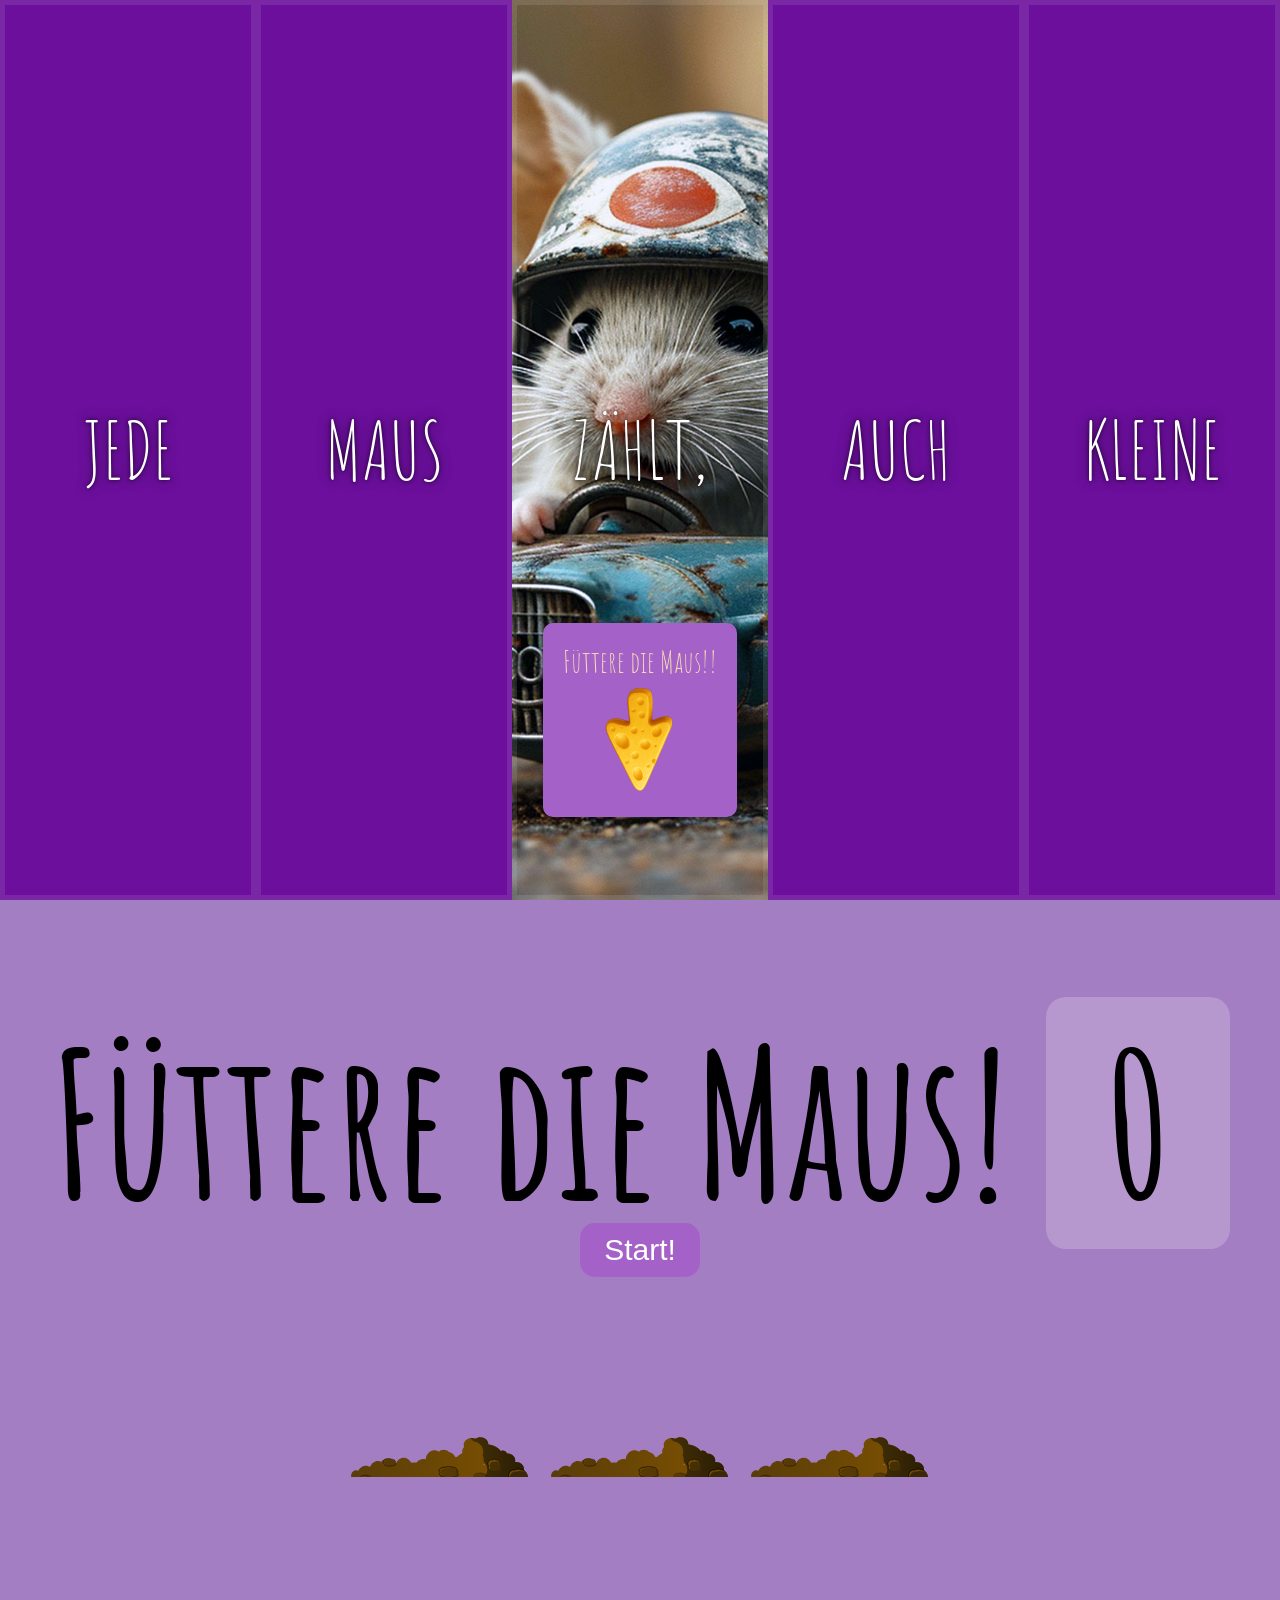
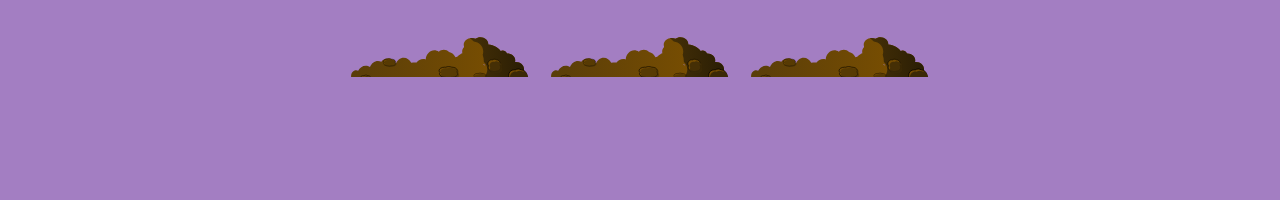
<file: index.html>
<!DOCTYPE html>
<html lang="en">
<head>
  <meta charset="UTF-8">
  <title>Flex Panels 💪</title>
  <link href='https://fonts.googleapis.com/css?family=Amatic+SC' rel='stylesheet' type='text/css'>
  <link rel="icon" href="https://fav.farm/✅" />
  <link rel="stylesheet" href="style.css">
  <script src="script.js" defer></script>
</head>
<body>

  <div class="panels">
    <div class="zum-spiel-trigger"><a href="#finde-maus">
      Füttere die Maus!!<img src="img/cheese-arrow.png">
    </a></div>

    <div class="panel panel1">
      <p></p>
      <p>Jede</p>
      <p></p>
    </div>
    <div class="panel panel2">
      <p></p>
      <p>Maus</p>
      <p></p>
    </div>
    <div class="panel panel3">
      <p></p>
      <p>zählt,</p>
      <p></p>
    </div>
    <div class="panel panel4">
      <p></p>
      <p>auch</p>
      <p></p>
    </div>
    <div class="panel panel5">
      <p></p>
      <p>kleine</p>
      <p></p>
    </div>
  </div>
  

<div class="mouse-spiel" id="finde-maus">
<div><h1>Füttere die Maus! <span class="score">0</span></h1></div>
<button class="start-spiel" onClick="startGame()">Start!</button>

<div class="game">
  <div class="hole hole1">
    <div class="mole"></div>
  </div>
  <div class="hole hole2">
    <div class="mole"></div>
  </div>
  <div class="hole hole3">
    <div class="mole"></div>
  </div>
  <div class="hole hole4">
    <div class="mole"></div>
  </div>
  <div class="hole hole5">
    <div class="mole"></div>
  </div>
  <div class="hole hole6">
    <div class="mole"></div>
  </div>
</div>
</div>

</body>
</html>
</file>
<file: style.css>
html {
  box-sizing: border-box;
  font-size: 20px;
  background: #a37ec2;
  font-family: 'helvetica neue';
  scroll-behavior: smooth;
  user-select: none;
}

*, *:before, *:after {
  box-sizing: inherit;
}

body {
  padding: 0;
  margin: 0;
  font-family: 'Amatic SC', cursive;
}

h1 {
  text-align: center;
  font-size: 10rem;
  line-height: 1;
  margin-bottom: 0;
  margin-top: 0;
}

.score {
  background: rgba(255,255,255,0.2);
  padding: 0 3rem;
  line-height: 1;
  border-radius: 1rem;
}

.game {
  width: 600px;
  height: 400px;
  display: flex;
  flex-wrap: wrap;
  margin: 0 auto;
}

.start-spiel {
  background-color:#a461c7;
  width: 120px;
  padding: 10px 20px;
  color: #fff;
  margin: 0 auto;
  border: 0;
  font-size: 1.5rem;
  border-radius: 15px;
  cursor: pointer;
}

.start-spiel:active {
  background-color:#157ea7;
  transform: translateY(2px);
}

.zum-spiel-trigger a {
  display: flex;
  flex-direction: column;
  align-items: center;
  position: absolute;
  color: wheat;
  font-size: 30px;
  top: 80%;
  left: 50%;
  transform: translate(-50%, -50%);
  background-color: #a461c7;
  padding: 20px;
  border-radius: 10px;
  text-decoration: none;
}

.zum-spiel-trigger img {
  width: 100px;
  transition: transform 0.6s ease;
}

.zum-spiel-trigger img:hover {
  transform: rotate(360deg);
}

.mouse-spiel {
  height: 100vh;
}

#finde-maus {
  display: flex;
  flex-direction: column;
  justify-content: center;
}

.hole {
  flex: 1 0 33.33%;
  overflow: hidden;
  position: relative;
}

.hole:after {
  display: block;
  background: url(dirt.svg) bottom center no-repeat;
  background-size: contain;
  content: '';
  width: 100%;
  height:70px;
  position: absolute;
  z-index: 2;
  bottom: -30px;
}

.mole {
  background: url('mole.svg') bottom center no-repeat;
  background-size: 60%;
  position: absolute;
  top: 100%;
  width: 100%;
  height: 100%;
  transition:all 0.4s;
}

.hole.up .mole {
  top: 0;
}

.game.active {
  cursor: url('img/seed.png'), auto;
}

    .panels {
      min-height: 100vh;
      overflow: hidden;
      display: flex;
    }

    .panel {
      background: #6B0F9C;
      box-shadow: inset 0 0 0 5px rgba(255,255,255,0.1);
      color: white;
      text-align: center;
      align-items: center;
      /* Safari transitionend event.propertyName === flex */
      /* Chrome + FF transitionend event.propertyName === flex-grow */
      transition:
        font-size 0.7s cubic-bezier(0.61,-0.19, 0.7,-0.11),
        flex 0.7s cubic-bezier(0.61,-0.19, 0.7,-0.11),
        background 0.2s;
      font-size: 20px;
      background-size: cover;
      background-position: center;
      flex: 1;
      justify-content: center;
      display: flex;
      flex-direction: column;
    }

    .panel1 { background-image:url(https://source.unsplash.com/gYl-UtwNg_I/1500x1500); }
    .panel2 { background-image:url(https://source.unsplash.com/rFKUFzjPYiQ/1500x1500); }
    .panel3 { background-image:url(img/maus-auto.jpg); }
    .panel4 { background-image:url(https://source.unsplash.com/ITjiVXcwVng/1500x1500); }
    .panel5 { background-image:url(https://source.unsplash.com/3MNzGlQM7qs/1500x1500); }

    /* Flex Items */
    .panel > * {
      margin: 0;
      width: 100%;
      transition: transform 0.5s;
      flex: 1 0 auto;
      display: flex;
      justify-content: center;
      align-items: center;
    }

    .panel > *:first-child { transform: translateY(-100%); }
    .panel.open-active > *:first-child { transform: translateY(0); }
    .panel > *:last-child { transform: translateY(100%); }
    .panel.open-active > *:last-child { transform: translateY(0); }

    .panel p {
      text-transform: uppercase;
      font-family: 'Amatic SC', cursive;
      text-shadow: 0 0 4px rgba(0, 0, 0, 0.72), 0 0 14px rgba(0, 0, 0, 0.45);
      font-size: 2em;
    }

    .panel p:nth-child(2) {
      font-size: 4em;
    }

    .panel.open {
      flex: 5;
      font-size: 40px;
    }

    @media only screen and (max-width: 600px) {
      .panel p {
        font-size: 1em;
      }
    }
</file>
